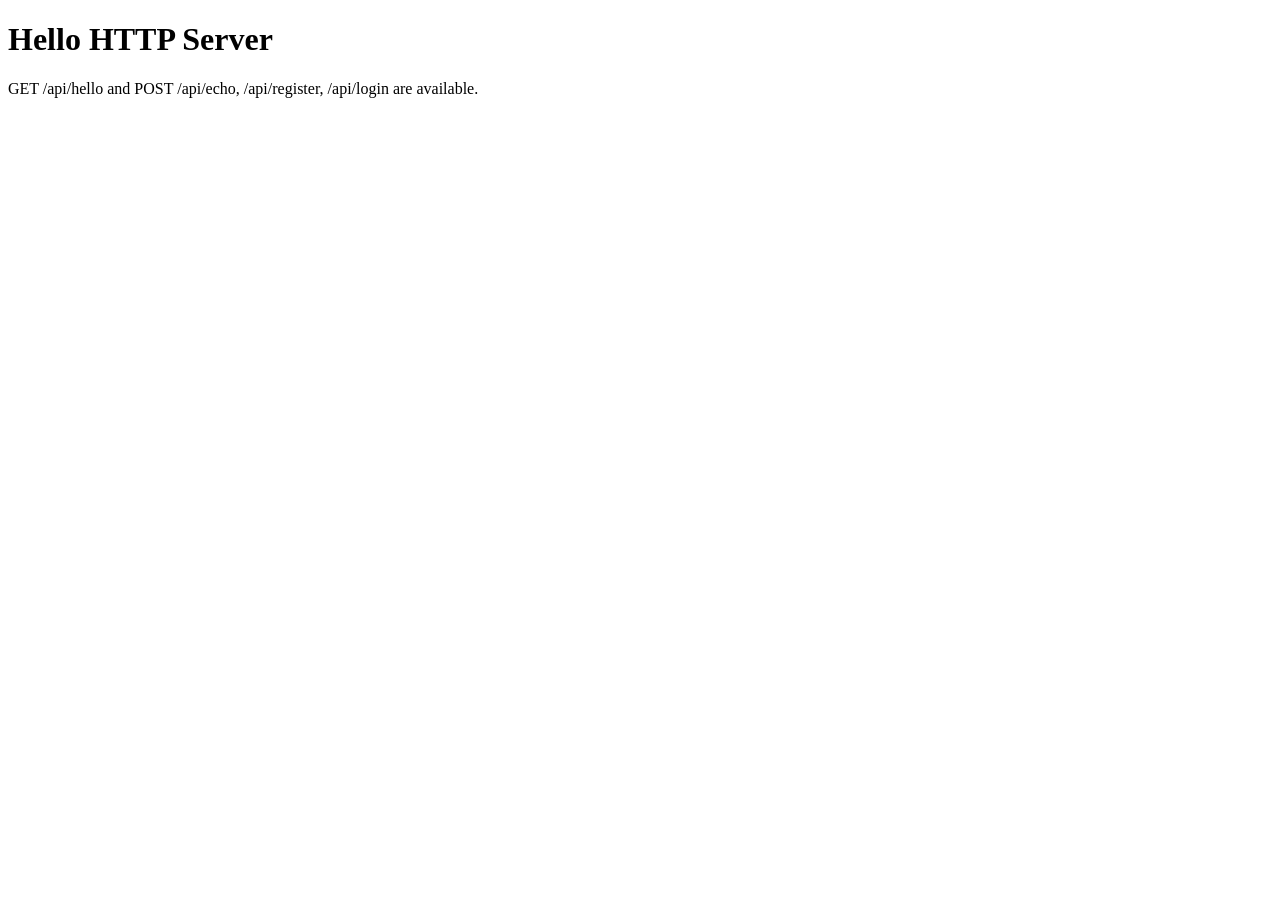
<file: www/index.html>
<!DOCTYPE html>
<html>
<head><meta charset="utf-8"><title>HTTP Server</title></head>
<body>
<h1>Hello HTTP Server</h1>
<p>GET /api/hello and POST /api/echo, /api/register, /api/login are available.</p>
</body>
</html>
</file>
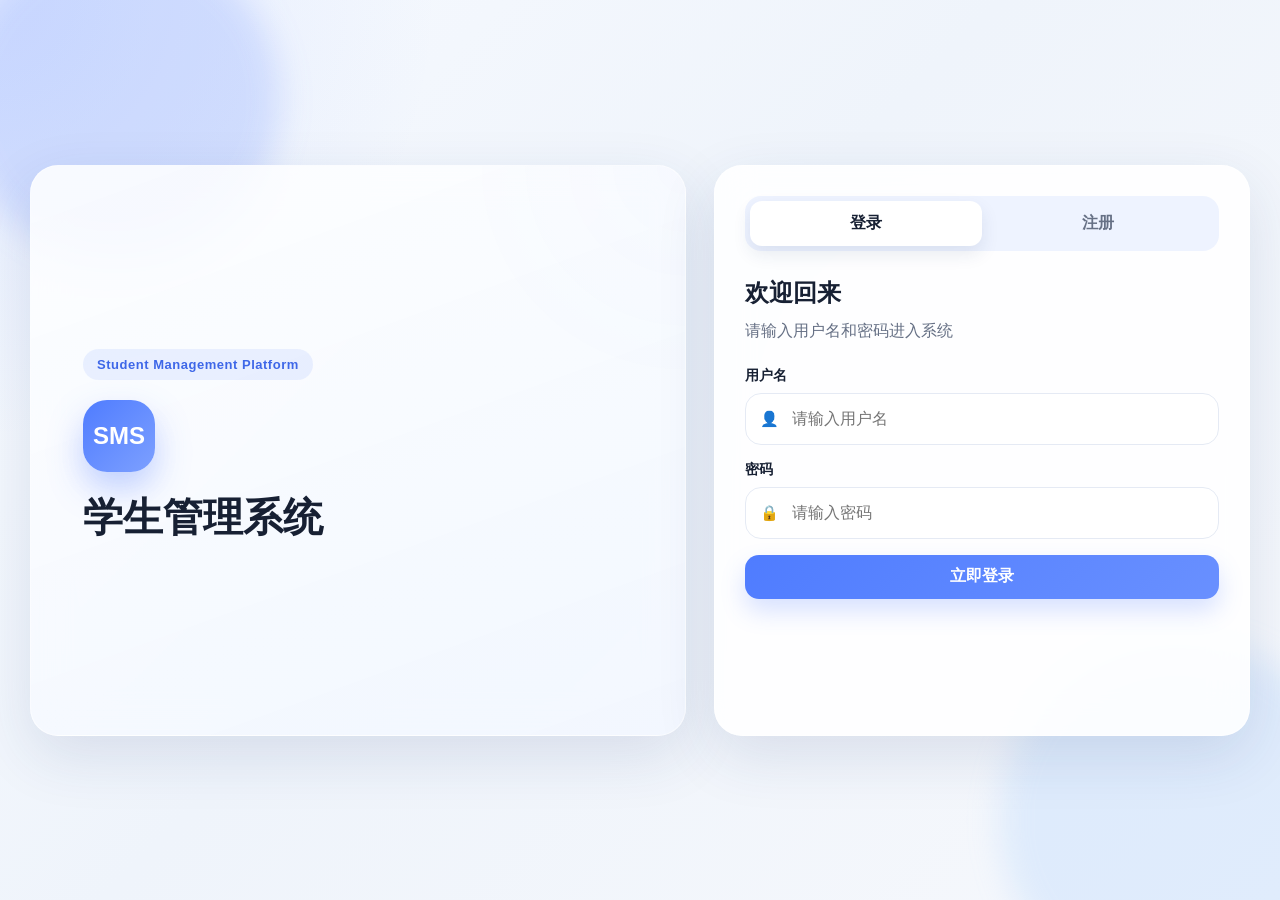
<file: myhttp_server-students_ctl_sys/www/login.html>
<!DOCTYPE html>
<html lang="zh-CN">
<head>
  <meta charset="UTF-8" />
  <meta name="viewport" content="width=device-width, initial-scale=1.0" />
  <title>学生管理系统 - 登录 / 注册</title>
  <link rel="stylesheet" href="style.css" />
</head>
<body class="auth-body">
  <div class="auth-bg auth-bg-1"></div>
  <div class="auth-bg auth-bg-2"></div>

  <div class="auth-shell premium-auth-shell">
    <section class="auth-brand premium-brand">
      <div class="brand-topline">Student Management Platform</div>
      <div class="brand-badge">SMS</div>
      <h1>学生管理系统</h1>
    </section>

    <section class="auth-card premium-auth-card">
      <div class="tabs premium-tabs">
        <button class="tab-btn active" data-tab="login">登录</button>
        <button class="tab-btn" data-tab="register">注册</button>
      </div>

      <form id="loginForm" class="tab-panel active auth-form-panel">
        <div class="panel-intro">
          <h2>欢迎回来</h2>
          <p>请输入用户名和密码进入系统</p>
        </div>

        <div class="form-item with-icon">
          <label for="loginUsername">用户名</label>
          <div class="input-shell">
            <span class="input-icon">👤</span>
            <input id="loginUsername" name="username" type="text" placeholder="请输入用户名" required />
          </div>
        </div>

        <div class="form-item with-icon">
          <label for="loginPassword">密码</label>
          <div class="input-shell">
            <span class="input-icon">🔒</span>
            <input id="loginPassword" name="password" type="password" placeholder="请输入密码" required />
          </div>
        </div>

        <button class="primary-btn glossy-btn full-width-btn" type="submit">立即登录</button>
      </form>

      <form id="registerForm" class="tab-panel auth-form-panel">
        <div class="panel-intro">
          <h2>创建账号</h2>
          <p>请设置用户名和不少于 6 位的密码</p>
        </div>

        <div class="form-item with-icon">
          <label for="registerUsername">用户名</label>
          <div class="input-shell">
            <span class="input-icon">🪪</span>
            <input id="registerUsername" name="username" type="text" placeholder="请输入用户名" required />
          </div>
        </div>

        <div class="form-item with-icon">
          <label for="registerPassword">密码</label>
          <div class="input-shell">
            <span class="input-icon">🔑</span>
            <input id="registerPassword" name="password" type="password" placeholder="请输入至少 6 位密码" required />
          </div>
        </div>

        <div class="form-item with-icon">
          <label for="confirmPassword">确认密码</label>
          <div class="input-shell">
            <span class="input-icon">✅</span>
            <input id="confirmPassword" name="confirmPassword" type="password" placeholder="请再次输入密码" required />
          </div>
        </div>

        <button class="primary-btn glossy-btn full-width-btn" type="submit">注册账号</button>
      </form>

      <p id="authMessage" class="form-message"></p>
    </section>
  </div>

  <script src="login.js"></script>
</body>
</html>
</file>
<file: myhttp_server-students_ctl_sys/www/style.css>
:root {
  --bg: #f4f7fb;
  --bg-strong: #edf3ff;
  --card: rgba(255, 255, 255, 0.88);
  --card-solid: #ffffff;
  --line: #e5eaf4;
  --line-strong: #d7dfef;
  --text: #172033;
  --subtext: #667085;
  --primary: #4f7cff;
  --primary-deep: #3e67e8;
  --primary-soft: rgba(79, 124, 255, 0.14);
  --danger: #dc2626;
  --success: #16a34a;
  --shadow: 0 20px 60px rgba(37, 60, 116, 0.12);
  --shadow-light: 0 12px 30px rgba(37, 60, 116, 0.08);
  --radius-xl: 28px;
  --radius-lg: 20px;
  --radius-md: 16px;
  --radius-sm: 12px;
}

* {
  box-sizing: border-box;
}

html {
  scroll-behavior: smooth;
}

body {
  margin: 0;
  font-family: "Microsoft YaHei", "PingFang SC", Arial, sans-serif;
  color: var(--text);
  background:
    radial-gradient(circle at top left, rgba(79, 124, 255, 0.12), transparent 28%),
    linear-gradient(135deg, #f7faff 0%, #eff4fb 46%, #f6f8fc 100%);
}

button,
input,
select {
  font: inherit;
}

button {
  cursor: pointer;
  border: none;
  transition: transform 0.18s ease, box-shadow 0.18s ease, background 0.18s ease, opacity 0.18s ease;
}

button:hover {
  transform: translateY(-1px);
}

button:disabled {
  cursor: not-allowed;
  opacity: 0.55;
  transform: none;
}

input,
select {
  border: none;
  outline: none;
  background: transparent;
  color: var(--text);
}

.auth-body {
  min-height: 100vh;
  display: flex;
  align-items: center;
  justify-content: center;
  padding: 28px;
  position: relative;
  overflow: hidden;
}

.auth-bg,
.dashboard-decor {
  position: fixed;
  border-radius: 999px;
  filter: blur(16px);
  pointer-events: none;
  z-index: 0;
}

.auth-bg-1 {
  width: 320px;
  height: 320px;
  background: rgba(79, 124, 255, 0.18);
  top: -60px;
  left: -40px;
}

.auth-bg-2 {
  width: 360px;
  height: 360px;
  background: rgba(147, 197, 253, 0.22);
  right: -80px;
  bottom: -100px;
}

.auth-shell,
.layout {
  position: relative;
  z-index: 1;
}

.premium-auth-shell {
  width: 100%;
  max-width: 1220px;
  display: grid;
  grid-template-columns: 1.1fr 0.9fr;
  gap: 28px;
}

.auth-brand,
.auth-card,
.panel,
.sidebar,
.modal-dialog {
  background: var(--card);
  backdrop-filter: blur(18px);
  border: 1px solid rgba(255, 255, 255, 0.55);
  border-radius: var(--radius-xl);
  box-shadow: var(--shadow);
}

.premium-brand {
  padding: 52px;
  display: flex;
  flex-direction: column;
  justify-content: center;
  align-items: flex-start;
  min-height: 560px;
  background:
    linear-gradient(160deg, rgba(255,255,255,0.85), rgba(242,247,255,0.88)),
    radial-gradient(circle at top right, rgba(79, 124, 255, 0.14), transparent 26%);
}

.brand-topline,
.crumb {
  display: inline-flex;
  align-items: center;
  width: fit-content;
  padding: 8px 14px;
  border-radius: 999px;
  background: rgba(79, 124, 255, 0.10);
  color: var(--primary-deep);
  font-size: 13px;
  font-weight: 700;
  letter-spacing: 0.04em;
  margin-bottom: 20px;
}

.brand-badge,
.logo {
  width: 72px;
  height: 72px;
  border-radius: 24px;
  display: grid;
  place-items: center;
  background: linear-gradient(135deg, #4f7cff, #7da0ff);
  color: #fff;
  font-weight: 800;
  font-size: 24px;
  margin-bottom: 22px;
  box-shadow: 0 16px 34px rgba(79, 124, 255, 0.35);
}

.auth-brand h1,
.topbar h1 {
  margin: 0 0 12px;
  font-size: 40px;
  line-height: 1.15;
}

.auth-brand p,
.topbar p,
.sidebar-text,
.section-title-row p,
.panel-intro p,
.modal-subtitle {
  margin: 0;
  color: var(--subtext);
  line-height: 1.75;
}

.sidebar-bottom-card {
  display: flex;
  gap: 14px;
  align-items: flex-start;
  padding: 18px 18px;
  background: rgba(255,255,255,0.72);
  border: 1px solid rgba(219, 229, 245, 0.88);
  border-radius: var(--radius-lg);
  box-shadow: var(--shadow-light);
}

.sidebar-bottom-card p {
  margin: 0;
  font-size: 13px;
  color: var(--subtext);
  line-height: 1.6;
}


.premium-auth-card {
  padding: 30px;
}

.tabs {
  display: grid;
  grid-template-columns: 1fr 1fr;
  background: rgba(238, 243, 255, 0.95);
  border-radius: 16px;
  padding: 5px;
  margin-bottom: 26px;
}

.tab-btn {
  padding: 12px 18px;
  background: transparent;
  color: var(--subtext);
  border-radius: 12px;
  font-weight: 700;
}

.tab-btn.active {
  background: #fff;
  color: var(--text);
  box-shadow: 0 8px 18px rgba(32, 54, 112, 0.10);
}

.tab-panel {
  display: none;
}

.tab-panel.active {
  display: block;
}

.auth-form-panel {
  min-height: 390px;
}

.panel-intro {
  margin-bottom: 22px;
}

.panel-intro h2,
.section-title-row h3,
.modal-header h3 {
  margin: 0 0 8px;
  font-size: 24px;
}

.form-item {
  margin-bottom: 16px;
}

.form-item label {
  display: block;
  margin-bottom: 8px;
  font-size: 14px;
  font-weight: 700;
}

.input-shell {
  display: flex;
  align-items: center;
  gap: 10px;
  min-height: 52px;
  padding: 0 14px;
  border: 1px solid var(--line);
  border-radius: 16px;
  background: rgba(255,255,255,0.95);
  transition: border-color 0.18s ease, box-shadow 0.18s ease, transform 0.18s ease;
}

.input-shell:focus-within {
  border-color: rgba(79, 124, 255, 0.78);
  box-shadow: 0 0 0 5px rgba(79, 124, 255, 0.12);
  transform: translateY(-1px);
}

.input-icon {
  color: #7b8aa8;
  font-size: 15px;
  width: 20px;
  text-align: center;
  flex-shrink: 0;
}

.input-shell input,
.input-shell select {
  width: 100%;
}

.select-shell select {
  appearance: none;
}

.primary-btn,
.ghost-btn,
.danger-btn,
.icon-btn,
.small-btn {
  min-height: 44px;
  padding: 0 18px;
  border-radius: 14px;
  font-weight: 700;
}

.primary-btn {
  background: linear-gradient(135deg, #4f7cff, #6990ff);
  color: #fff;
  box-shadow: 0 12px 24px rgba(79, 124, 255, 0.22);
}

.primary-btn:hover {
  background: linear-gradient(135deg, #446fef, #5d85f8);
}

.glossy-btn {
  position: relative;
  overflow: hidden;
}

.glossy-btn::after {
  content: "";
  position: absolute;
  inset: 0;
  background: linear-gradient(120deg, transparent 18%, rgba(255,255,255,0.20), transparent 78%);
  transform: translateX(-100%);
}

.glossy-btn:hover::after {
  transform: translateX(100%);
  transition: transform 0.7s ease;
}

.ghost-btn {
  background: rgba(79, 124, 255, 0.10);
  color: #2f467f;
}

.soft-btn {
  background: rgba(237, 242, 255, 0.96);
}

.danger-btn {
  background: rgba(254, 226, 226, 0.95);
  color: var(--danger);
}

.full-btn,
.full-width-btn {
  width: 100%;
}

.form-message {
  min-height: 24px;
  margin: 14px 4px 0;
  color: var(--danger);
  font-size: 14px;
  font-weight: 600;
}

.premium-dashboard-body {
  min-height: 100vh;
  position: relative;
  overflow-x: hidden;
}

.dashboard-decor-1 {
  width: 420px;
  height: 420px;
  background: rgba(79, 124, 255, 0.10);
  top: -110px;
  right: -100px;
}

.dashboard-decor-2 {
  width: 260px;
  height: 260px;
  background: rgba(125, 160, 255, 0.12);
  left: -70px;
  bottom: 70px;
}

.premium-layout {
  display: grid;
  grid-template-columns: 290px 1fr;
  min-height: 100vh;
}

.premium-sidebar {
  margin: 22px 0 22px 22px;
  padding: 26px;
  display: flex;
  flex-direction: column;
  justify-content: space-between;
  background:
    linear-gradient(180deg, rgba(255,255,255,0.92), rgba(243,247,255,0.88));
}

.sidebar h2 {
  margin: 0 0 8px;
  font-size: 28px;
}

.sidebar-menu {
  margin-top: 28px;
  display: grid;
  gap: 12px;
}

.menu-item {
  padding: 14px 16px;
  border-radius: 14px;
  color: #46577b;
  background: rgba(255,255,255,0.68);
  border: 1px solid transparent;
  font-weight: 600;
}

.menu-item.active {
  background: rgba(79, 124, 255, 0.12);
  color: #23428c;
  border-color: rgba(79, 124, 255, 0.18);
}

.premium-main-content {
  padding: 22px;
}

.premium-topbar {
  display: flex;
  align-items: flex-start;
  justify-content: space-between;
  gap: 18px;
  margin-bottom: 20px;
}

.premium-panel {
  padding: 22px;
  margin-bottom: 20px;
}

.section-title-row {
  display: flex;
  align-items: center;
  justify-content: space-between;
  margin-bottom: 18px;
}

.premium-search-grid {
  display: grid;
  grid-template-columns: repeat(3, minmax(0, 1fr)) auto;
  gap: 14px;
  align-items: end;
}

.compact {
  margin-bottom: 0;
}

.premium-search-actions {
  display: flex;
  gap: 10px;
  align-items: center;
}

.premium-table-wrapper {
  overflow-x: auto;
  border: 1px solid var(--line);
  border-radius: 18px;
  background: rgba(255,255,255,0.82);
}

.table-wrapper table {
  width: 100%;
  border-collapse: collapse;
  min-width: 880px;
}

thead th {
  background: linear-gradient(180deg, #f6f9ff, #eef4ff);
  color: #40506f;
  font-weight: 700;
  font-size: 14px;
}

th,
td {
  padding: 16px 14px;
  border-bottom: 1px solid #eef2f7;
  text-align: left;
  font-size: 14px;
}

tbody tr {
  transition: background 0.18s ease;
}

tbody tr:hover {
  background: rgba(79, 124, 255, 0.05);
}

.empty-row {
  text-align: center;
  color: var(--subtext);
  padding: 40px 16px;
}

.action-group {
  display: flex;
  gap: 8px;
  flex-wrap: wrap;
}

.small-btn {
  min-height: 34px;
  padding: 0 14px;
  border-radius: 10px;
  font-size: 13px;
}

.premium-pagination {
  display: flex;
  align-items: center;
  justify-content: flex-end;
  gap: 12px;
  margin-top: 18px;
}

#pageInfo {
  min-width: 130px;
  text-align: center;
  font-weight: 700;
  color: #45536f;
}

.modal {
  position: fixed;
  inset: 0;
  display: grid;
  place-items: center;
  z-index: 30;
}

.hidden {
  display: none;
}

.modal-mask {
  position: absolute;
  inset: 0;
  background: rgba(19, 28, 48, 0.40);
  backdrop-filter: blur(4px);
}

.premium-modal-dialog {
  position: relative;
  width: min(640px, calc(100% - 28px));
  padding: 24px;
  background: rgba(255,255,255,0.96);
  border-radius: 26px;
  box-shadow: 0 30px 70px rgba(17, 29, 62, 0.24);
}

.modal-header {
  display: flex;
  align-items: flex-start;
  justify-content: space-between;
  gap: 10px;
  margin-bottom: 18px;
}

.icon-btn {
  width: 40px;
  min-height: 40px;
  padding: 0;
  border-radius: 12px;
  background: rgba(239, 244, 255, 0.95);
  color: #526481;
  font-size: 24px;
  line-height: 1;
}

.form-grid {
  display: grid;
  grid-template-columns: repeat(2, minmax(0, 1fr));
  gap: 14px;
}

.full-span {
  grid-column: 1 / -1;
}

.modal-actions {
  display: flex;
  justify-content: flex-end;
  gap: 10px;
  margin-top: 18px;
}

@media (max-width: 1100px) {
  .premium-auth-shell,
  .premium-layout {
    grid-template-columns: 1fr;
  }

  .premium-brand {
    min-height: auto;
  }

  .premium-sidebar {
    margin-right: 22px;
  }
}

@media (max-width: 760px) {
  .auth-body,
  .premium-main-content,
  .premium-sidebar,
  .premium-auth-card,
  .premium-brand,
  .premium-panel,
  .premium-modal-dialog {
    padding-left: 16px;
    padding-right: 16px;
  }

  .premium-topbar,
  .section-title-row,
  .modal-header,
  .premium-search-actions,
  .modal-actions {
    flex-direction: column;
    align-items: stretch;
  }

  .premium-search-grid,
  .form-grid {
    grid-template-columns: 1fr;
  }

  .auth-brand h1,
  .topbar h1 {
    font-size: 30px;
  }

  .brand-badge,
  .logo {
    width: 64px;
    height: 64px;
    border-radius: 20px;
    font-size: 20px;
  }
}



/* score page */
.score-layout .premium-main-content {
  min-width: 0;
}

.score-search-grid {
  grid-template-columns: minmax(260px, 420px) auto;
}

.score-modal .form-grid {
  grid-template-columns: 1fr 1fr;
}

.action-group {
  display: flex;
  flex-wrap: wrap;
  gap: 8px;
}

.hidden {
  display: none !important;
}

@media (max-width: 900px) {
  .score-search-grid {
    grid-template-columns: 1fr;
  }

  .score-modal .form-grid {
    grid-template-columns: 1fr;
  }
}


#studentMetaLine,
#studentClassSummary {
  margin-top: 6px;
  color: var(--subtext);
  line-height: 1.6;
}
</file>
